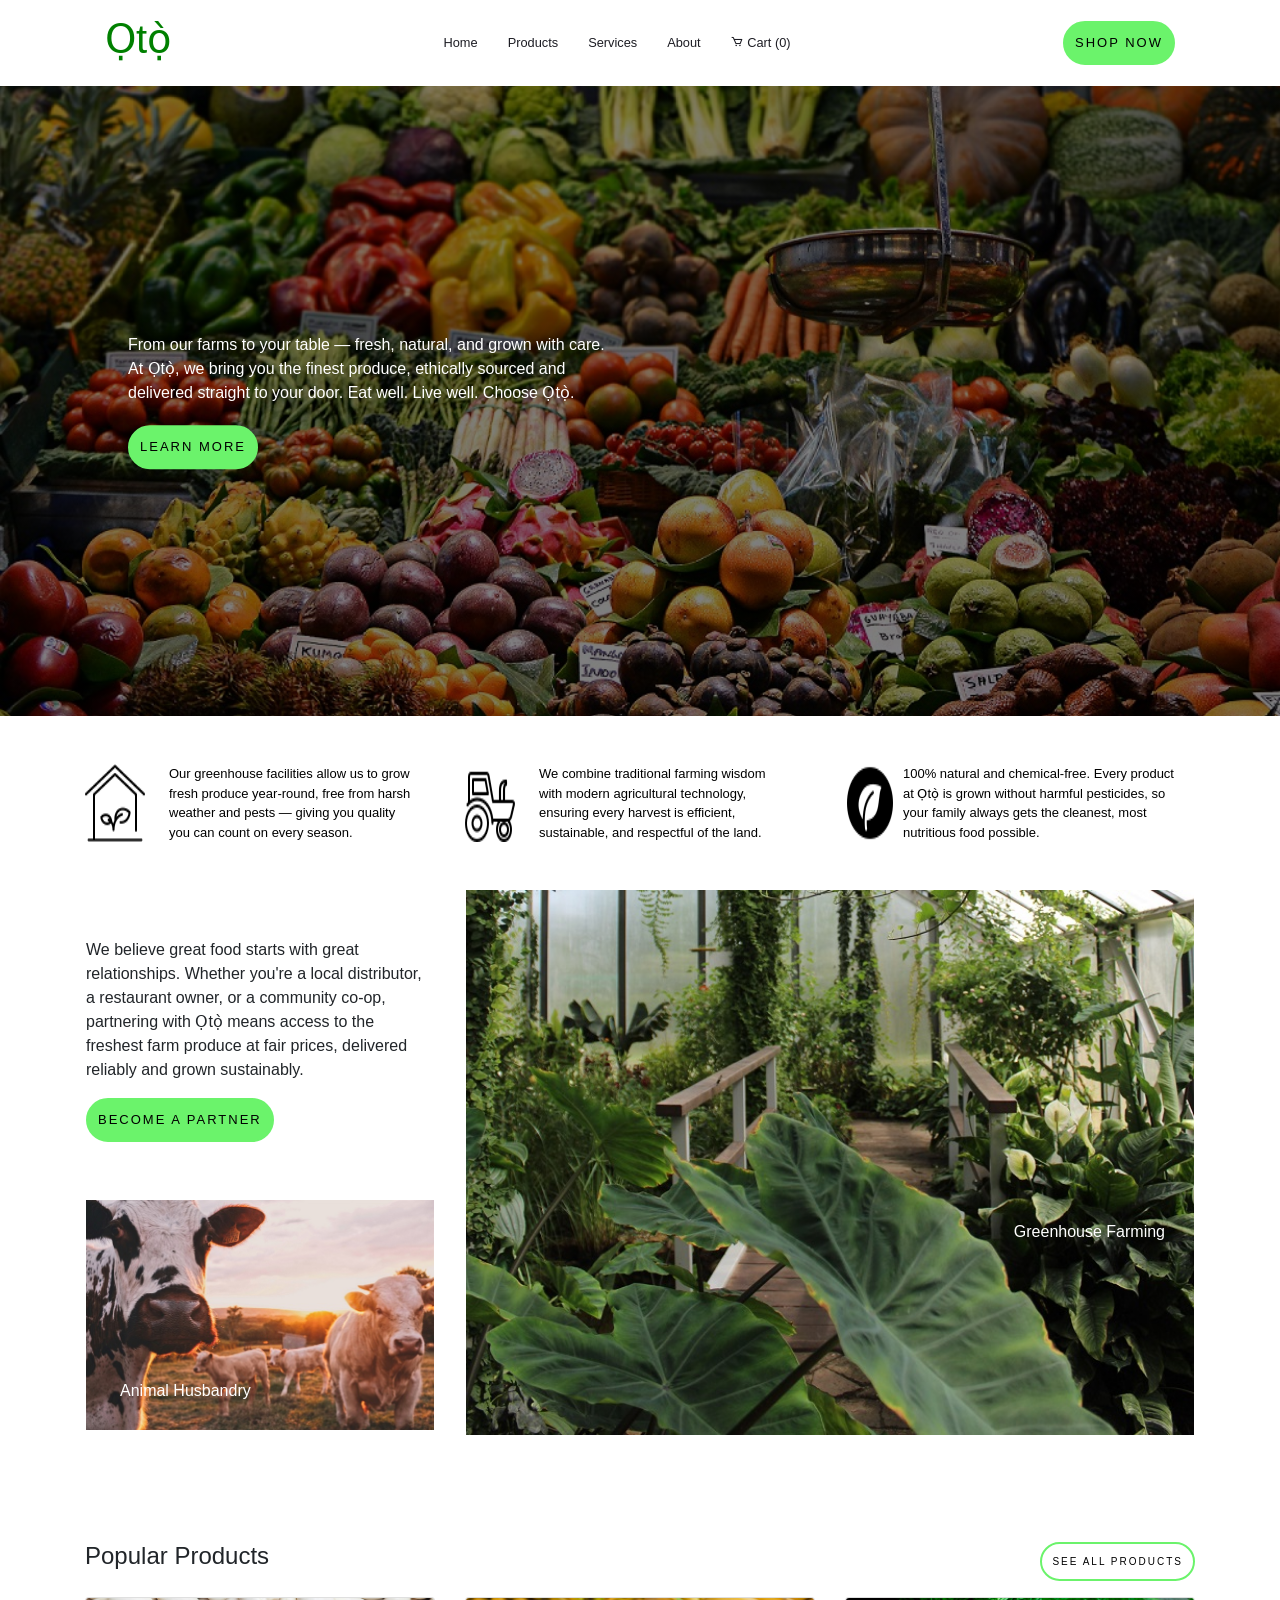
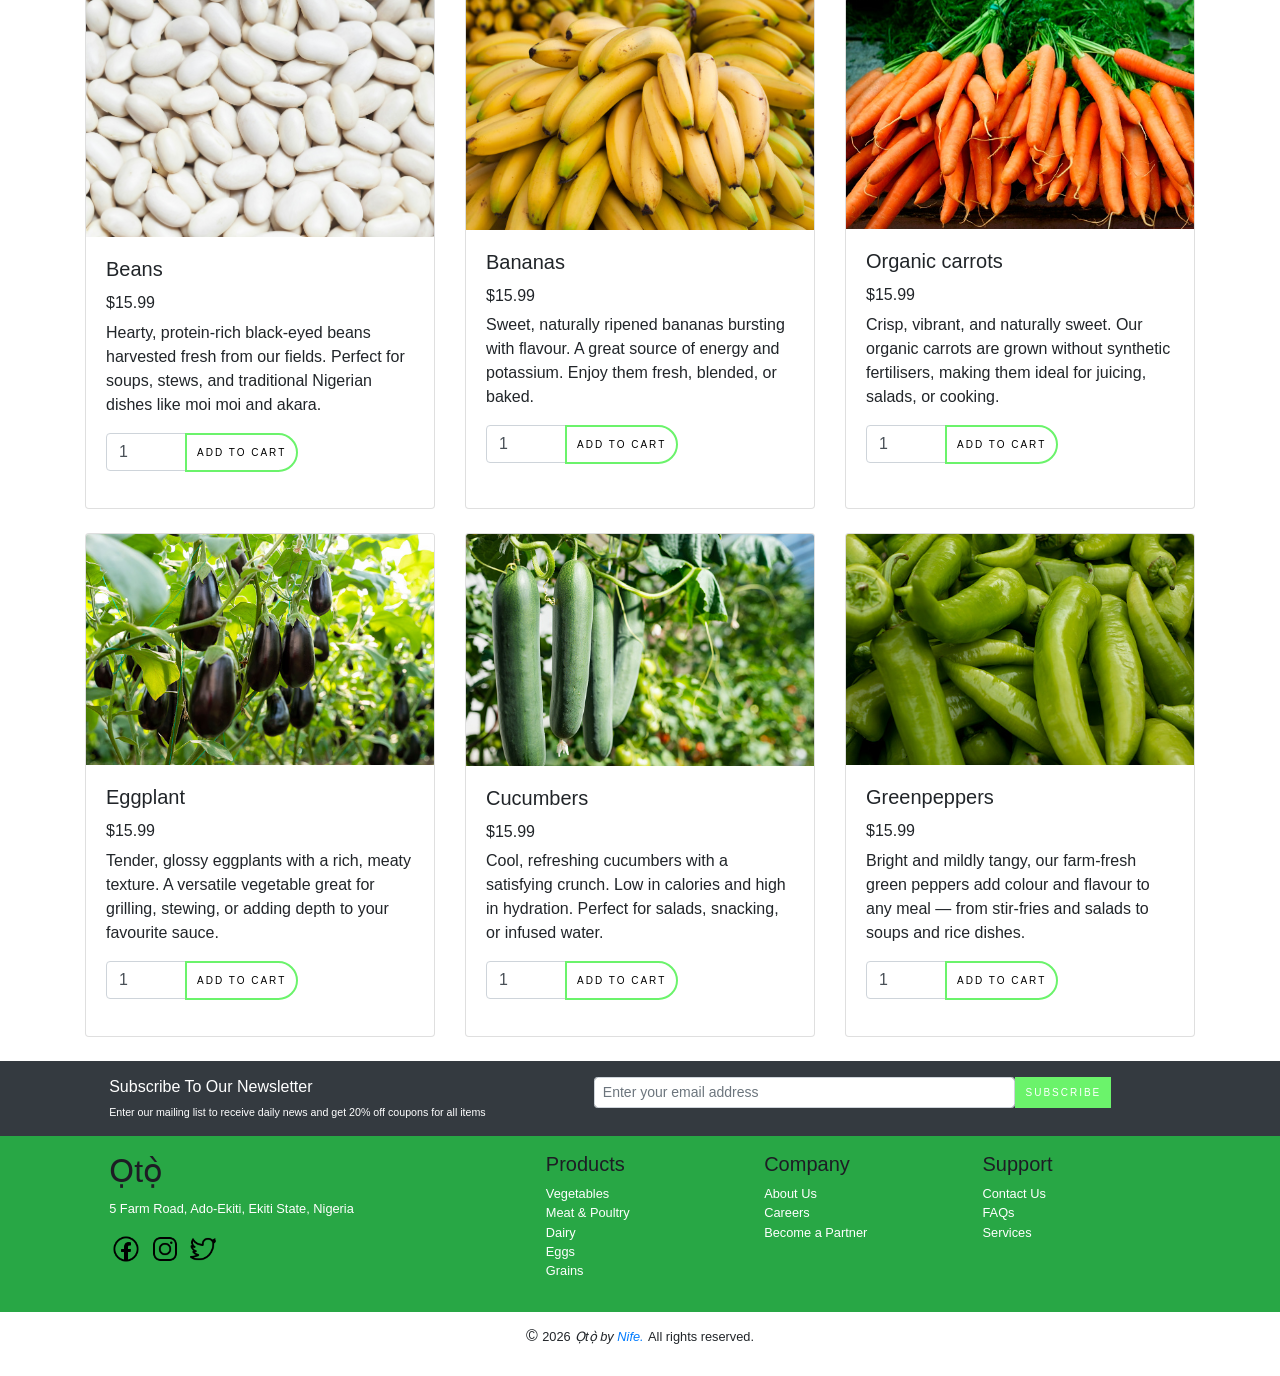
<file: index.html>
<!DOCTYPE html>
<html lang="en">

<head>
    <meta charset="UTF-8">
    <meta http-equiv="X-UA-Compatible" content="IE=edge">
    <meta name="viewport" content="width=device-width, initial-scale=1.0">
    <link href='https://unpkg.com/boxicons@2.1.2/css/boxicons.min.css' rel='stylesheet'>
    <link rel="stylesheet" href="https://use.fontawesome.com/releases/v5.7.1/css/all.css">
    <link rel="stylesheet" href="css/bootstrap.min.css">
    <link rel="stylesheet" href="style.css">
    <link rel="icon" href="img/leaf icon.jpeg">
    <title>Ọtọ̀ by Nife</title>
</head>

<body>
    <div class="container">
        <div class="header">
            
            <nav>
                <h1><a href="index.html">Ọtọ̀</a></h1>
                <button class="nav-toggle" id="navToggle">&#9776;</button>
                <small><ul id="navMenu">
                    <li><a href="index.html">Home</a></li>
                    <li><a href="products.html">Products</a></li>
                    <li><a href="services.html">Services</a></li>
                    <li><a href="about.html">About</a></li>
                    <li><a href="#" data-toggle="modal" data-target="#cartModal">
                <i class='bx bx-cart'></i> Cart (<span class="cart-count">0</span>)
            </a></li>
                </ul></small>
                <span class="nav-cta"><a href="products.html" class="button">Shop Now</a></span>
            </nav>
            
        </div>
        
    </div>
    <div class="container-fluid mx-0 px-0">
        <div class="hero-image ">
            <!-- <span class="hero-image"></span> -->
            <!-- <img src="img/header22.jpg"> -->
            <div class="hero-text">
                <p>From our farms to your table — fresh, natural, and grown with care. 
                    <br> At Ọtọ̀, we bring you the finest produce, ethically sourced and delivered straight to your door. 
                    Eat well. Live well. Choose Ọtọ̀.
                </p>
                <button class="button">Learn More</button>
            </div>
        </div>
    </div>






    <div class="container">
        <div class="row my-sm-5">
            <div class="col-12 col-md d-flex mb-3 mb-md-0">
                <img class="img-fluid d-block flex-shrink-0" src="img/icons8-greenhouse-60.png">
                <a href="#" class="text-left mx-4 custom___link">Our greenhouse facilities allow us to grow fresh produce year-round, 
                    free from harsh weather and pests — giving you quality you can count on every season.
                </a>
            </div>
            <div class="col-12 col-md d-flex mb-3 mb-md-0">
                <img class="img-fluid flex-shrink-0" src="img/icons8-tractor-50.png" alt="">
                <a href="#" class="text-left mx-4 custom___link"> We combine traditional farming wisdom with modern agricultural technology, 
                    ensuring every harvest is efficient, sustainable, and respectful of the land.
                </a>
            </div>
            <div class="col-12 col-md d-flex mb-3 mb-md-0">
                <img class="img-fluid flex-shrink-0" src="img/icons8-organic-food-50.png" alt="">
                <a href="#" class="custom___link mx-2 text-left">  100% natural and chemical-free. Every product at Ọtọ̀ is grown without harmful pesticides, 
                    so your family always gets the cleanest, most nutritious food possible.
                </a>
            </div>
        </div>

        <div class="row">
            <div class="col-12 col-md-4 my-3 my-md-5 px-3">
                <p>We believe great food starts with great relationships. Whether you're a local distributor, a restaurant owner, or a community co-op, 
                    partnering with Ọtọ̀ means access to the freshest farm produce at fair prices, 
                    delivered reliably and grown sustainably.
                </p>
                <button class="button">Become a Partner</button>
                <div class="cattle">
                    <img class="my-3 my-md-5 img-fluid" src="img/stijn-te-strake-UdhpcfImQ9Y-unsplash.jpeg">
                    <a href="products.html#animal-feed" class="img-text-1">Animal Husbandry</a>
                </div>
            </div>
            <div class="col-12 col-md-8 px-3" id="greenhouse">
                <img class="img-fluid w-100" src="img/original.jpg">
                <a href="partner.html" class="img-text">Greenhouse Farming</a>
            </div>
        </div>

        <div class="row justify-content-between my-3">
            <div class="col">
                <h4>Popular Products</h4>
            </div>
            <div class="col">
                <a href="products.html"><button class="btn float-right">See All Products</button></a>
            </div>
        </div>

        <div class="row row-cols-1 row-cols-md-3">
            <div class="col mb-4">
                <div class="card h-100">
                    <img src="img/lukasz-rawa-b6h5nTVD1Hw-unsplash.jpg" class="card-img-top" alt="...">
                    <div class="card-body">
                        <h5 class="card-title">Beans</h5>
                        <h6>$15.99</h6>
                        <p class="card-text">Hearty, protein-rich black-eyed beans harvested fresh from our fields. Perfect for soups, stews, and traditional Nigerian dishes like moi moi and akara.


                        </p>
                        <div class="input-group mb-3">
                            <input type="number" class="form-control quantity-input" value="1" min="1" style="max-width: 80px;">
                            <div class="input-group-append">
                                <button class="btn btn-add-cart" type="button">Add to Cart</button>
                            </div>
                        </div>
                        <!-- <a href="#" class="btn">add to cart</a> -->
                    </div>
                </div>
            </div>
            <div class="col mb-4">
                <div class="card h-100">
                    <img src="img/bananas.jpg" class="card-img-top" alt="...">
                    <div class="card-body">
                        <h5 class="card-title">Bananas</h5>
                        <h6>$15.99</h6>
                        <p class="card-text">Sweet, naturally ripened bananas bursting with flavour. 
                            A great source of energy and potassium. Enjoy them fresh, blended, or baked.</p>
                         <div class="input-group mb-3">
                            <input type="number" class="form-control quantity-input" value="1" min="1" style="max-width: 80px;">
                            <div class="input-group-append">
                                <button class="btn btn-add-cart" type="button">Add to Cart</button>
                            </div>
                        </div>
                        <!-- <a href="#" class="btn">add to cart</a> -->
                    </div>
                </div>
            </div>
            <div class="col mb-4">
                <div class="card h-100">
                    <img src="img/carrots.jpg" class="card-img-top" alt="...">
                    <div class="card-body">
                        <h5 class="card-title">Organic carrots</h5>
                        <h6>$15.99</h6>
                        <p class="card-text">Crisp, vibrant, and naturally sweet. 
                            Our organic carrots are grown without synthetic fertilisers, making them ideal for juicing, salads, or cooking.
                        </p>
                         <div class="input-group mb-3">
                            <input type="number" class="form-control quantity-input" value="1" min="1" style="max-width: 80px;">
                            <div class="input-group-append">
                                <button class="btn btn-add-cart" type="button">Add to Cart</button>
                            </div>
                        </div>
                        <!-- <a href="#" class="btn">add to cart</a> -->
                    </div>
                </div>
            </div>
            <div class="col mb-4">
                <div class="card h-100">
                    <img src="img/eggplant.jpg" class="card-img-top" alt="...">
                    <div class="card-body">
                        <h5 class="card-title">Eggplant</h5>
                        <h6>$15.99</h6>
                        <p class="card-text">Tender, glossy eggplants with a rich, meaty texture. 
                            A versatile vegetable great for grilling, stewing, or adding depth to your favourite sauce.
                        </p>
                         <div class="input-group mb-3">
                            <input type="number" class="form-control quantity-input" value="1" min="1" style="max-width: 80px;">
                            <div class="input-group-append">
                                <button class="btn btn-add-cart" type="button">Add to Cart</button>
                            </div>
                        </div>
                        <!-- <a href="#" class="btn">add to cart</a> -->
                    </div>
                </div>
            </div>
            <div class="col mb-4">
                <div class="card h-100">
                    <img src="img/cucumbers.jpg" class="card-img-top" alt="...">
                    <div class="card-body">
                        <h5 class="card-title">Cucumbers</h5>
                        <h6>$15.99</h6>
                        <p class="card-text">Cool, refreshing cucumbers with a satisfying crunch. Low in calories and high in hydration. 
                            Perfect for salads, snacking, or infused water.
                        </p>
                         <div class="input-group mb-3">
                            <input type="number" class="form-control quantity-input" value="1" min="1" style="max-width: 80px;">
                            <div class="input-group-append">
                                <button class="btn btn-add-cart" type="button">Add to Cart</button>
                            </div>
                        </div>
                        <!-- <a href="#" class="btn">add to cart</a> -->
                    </div>
                </div>
            </div>
            <div class="col mb-4">
                <div class="card h-100">
                    <img src="img/greenpepper.jpg" class="card-img-top" alt="...">
                    <div class="card-body">
                        <h5 class="card-title">Greenpeppers</h5>
                        <h6>$15.99</h6>
                        <p class="card-text">Bright and mildly tangy, our farm-fresh green peppers add colour and flavour to any meal — from stir-fries and salads to soups and rice dishes.
                        </p>
                         <div class="input-group mb-3">
                            <input type="number" class="form-control quantity-input" value="1" min="1" style="max-width: 80px;">
                            <div class="input-group-append">
                                <button class="btn btn-add-cart" type="button">Add to Cart</button>
                            </div>
                        </div>
                        <!-- <a href="#" class="btn">add to cart</a> -->
                    </div>
                </div>
            </div>
        </div>



    </div>


    <div class="container-flex bg-dark">
        <div class="footer">
            <div class="row justify-content-center">
                <!--<div class="footer-email-form">
                    <input type="email" placeholder="Enter your email address" id="footer-email">
                    <input type="submit" value="Subscribe" id="footer-email-btn">
                </div>-->

                <div class="col-4 footer-content mt-3 ml-5 d-block">

                    <small><h6><span>Subscribe To Our Newsletter</span></h6></small>
                   <small> <p class="footer">Enter our mailing list to receive daily news and get 20% off coupons for all items
                    </p></small>

                </div>

                <div class="col-4 mt-3 ml-5 pr-0 d-flex footer-form">
                    <input class="form-control form-control-sm" type="emai" placeholder="Enter your email address">

                </div>
                <div class="col-2 mt-3 ml-0 pl-0">
                    <a href="#" class="butt">Subscribe</a>
                </div>
            </div>

        </div>
    </div>


    <div class="container-flex bg-success">
        <div class="final-footer">
            <div class="row justify-content-center">
                <div class="col-4 my-3">
                    <h2><a href="#html">Ọtọ̀</a></h2>
                   <small><p>5 Farm Road, Ado-Ekiti, Ekiti State, Nigeria</p></small> 
                    <div class="socials">
                        <ul>
                            <li><a href="#"><img src="img/icons8-facebook-48.png" alt=""></a></li>
                            <li><a href="#"><img src="img/icons8-instagram-48.png" alt=""></a></li>
                            <li><a href="#"><img src="img/icons8-twitter-48.png" alt=""></a></li>
                        </ul>
                    </div>

                </div>
                <div class="futter col-2 my-3">
                    <h5>Products</h5>
                    <small>
                    <ul>
                        <li><a href="products.html#vegetables">Vegetables</a></li>
                        <li><a href="products.html#meat-poultry">Meat & Poultry</a></li>
                        <li><a href="products.html#dairy">Dairy</a></li>
                        <li><a href="products.html#eggs">Eggs</a></li>
                        <li><a href="products.html#grains">Grains</a></li>
                    </ul>
                    </small>
                </div>
                <div class="futter col-2 my-3">
                    <h5>Company</h5>
                    <small>
                    <ul>
                        <li><a href="about.html">About Us</a></li>
                        <li><a href="careers.html">Careers</a></li>
                        <li><a href="partner.html">Become a Partner</a></li>
                    </ul>
                    </small>
                </div>
                <div class="futter col-2 my-3">
                    <h5>Support</h5>
                    <small>
                    <ul>
                        <li><a href="contact.html">Contact Us</a></li>
                        <li><a href="contact.html#faq">FAQs</a></li>
                        <li><a href="services.html">Services</a></li>
                    </ul>
                    </small>
                </div>
            </div>
        </div>
    </div>
    <p class="copyright">&copy; <small>2026</small> <small><i>Ọtọ̀ by <a href="https://olubunmi.vercel.app/">Nife.</a></i></small> <small>All rights reserved.</small></p>
     <div class="modal fade" id="cartModal" tabindex="-1">
    <div class="modal-dialog modal-lg"> <div class="modal-content">
            <div class="modal-header bg-success text-white">
                <h5 class="modal-title">Shopping Cart</h5>
                <button type="button" class="close text-white" data-dismiss="modal">&times;</button>
            </div>
            <div class="modal-body">
                <div id="cart-items-list">
                    </div>
                <div class="d-flex justify-content-between mt-4 border-top pt-3">
                    <h4>Total</h4>
                    <h4 id="cart-total">$0.00</h4>
                </div>
            </div>
            <div class="modal-footer">
                <button type="button" class="btn btn-secondary" data-dismiss="modal">Keep Shopping</button>
                <button type="button" class="button-1" onclick="checkout()">Checkout Now</button>
            </div>
        </div>
       
    </div>
      
</div>
      
</div>




    <script>
        document.getElementById('navToggle').addEventListener('click', () => {
            document.getElementById('navMenu').classList.toggle('open');
        });
    </script>
   
    <script src="js/jquery.min.js"></script>
    <script src="js/bootstrap.bundle.min.js"></script>
    <script src="main.js"></script>
    <!-- <link rel="stylesheet" href="js/jquery.min.js"> -->
    <!-- <link rel="stylesheet" href="js/bootstrap.bundle.min.js"> -->
</body>

</html>
</file>
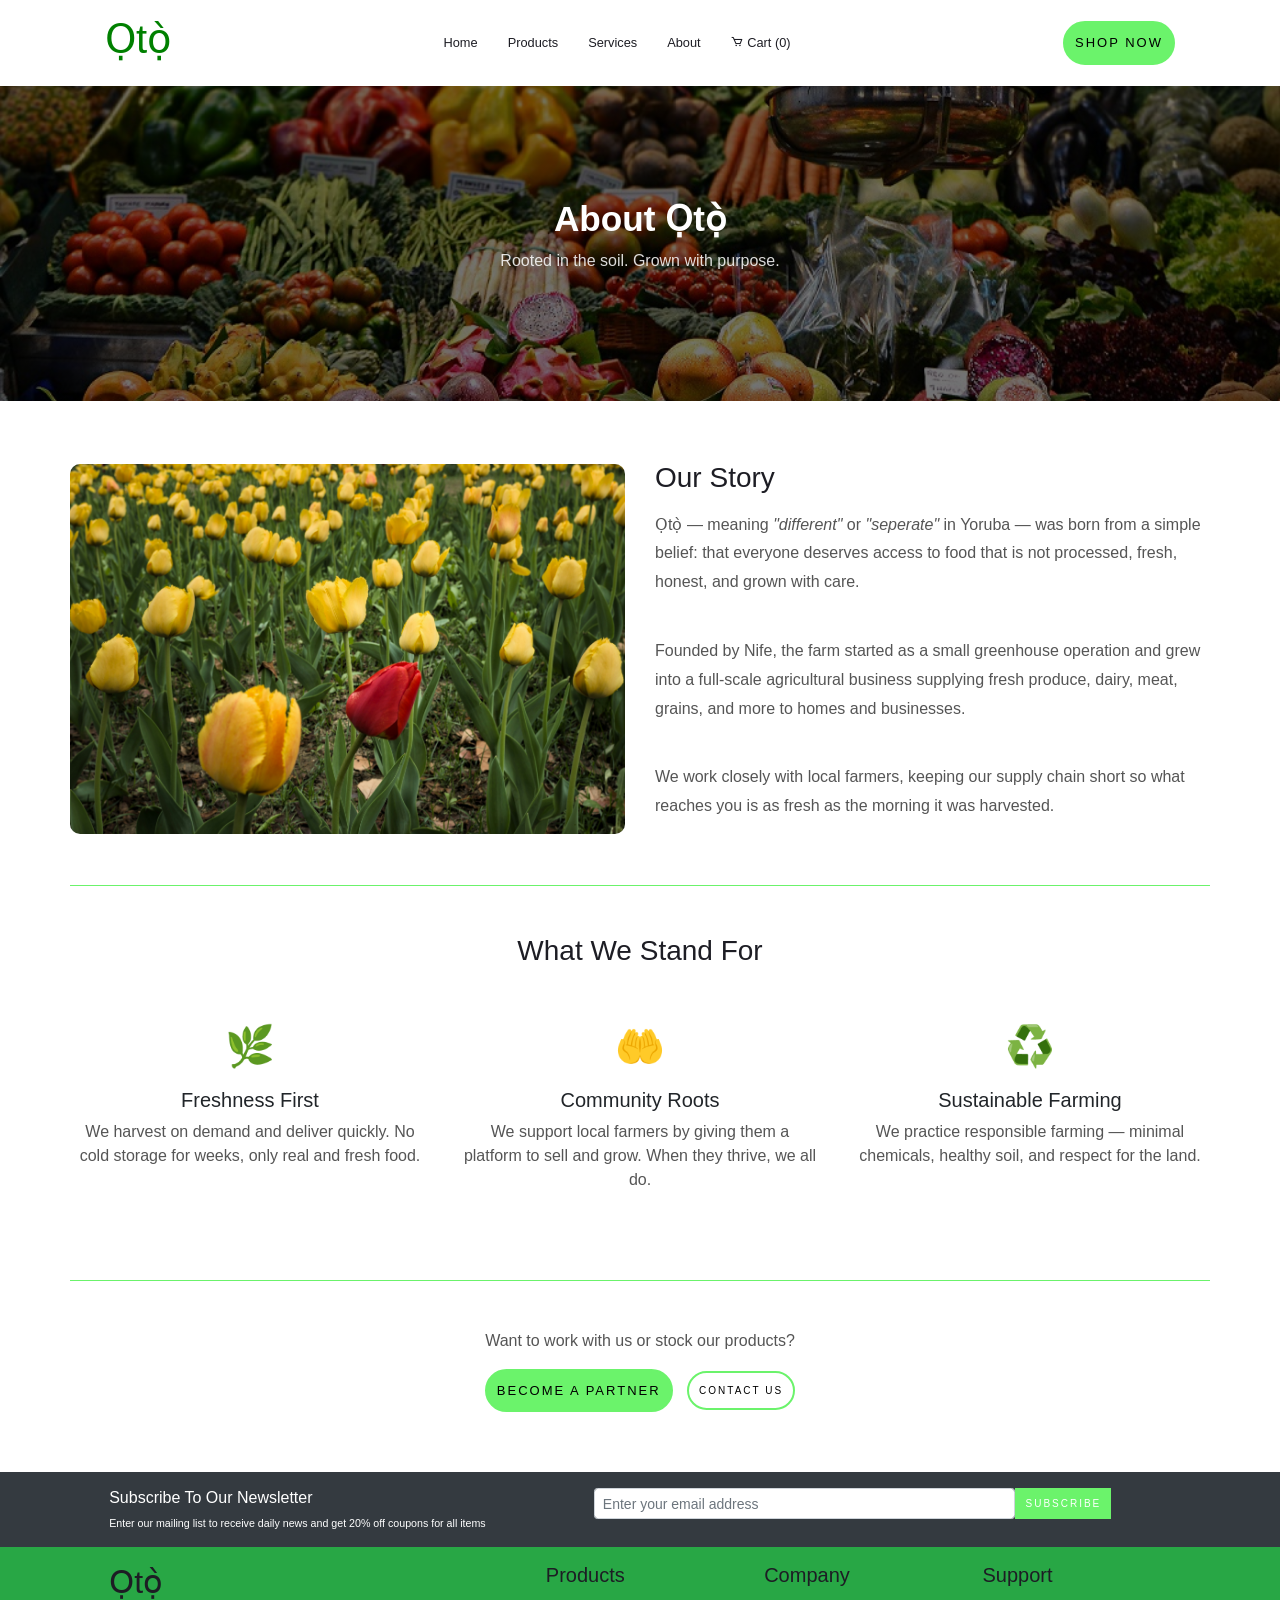
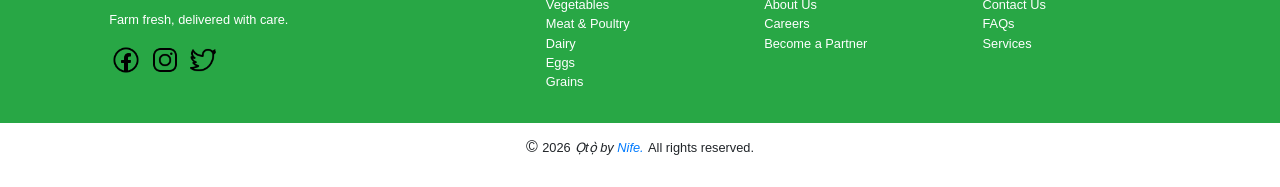
<file: about.html>
<!DOCTYPE html>
<html lang="en">
<head>
    <meta charset="UTF-8">
    <meta http-equiv="X-UA-Compatible" content="IE=edge">
    <meta name="viewport" content="width=device-width, initial-scale=1.0">
    <link href='https://unpkg.com/boxicons@2.1.2/css/boxicons.min.css' rel='stylesheet'>
    <link rel="stylesheet" href="https://use.fontawesome.com/releases/v5.7.1/css/all.css">
    <link rel="stylesheet" href="css/bootstrap.min.css">
    <link rel="stylesheet" href="style.css">
    <link rel="icon" href="img/leaf icon.jpeg">
    <title>About — Ọtọ̀ by Nife</title>
</head>
<body>
    <div class="container">
        <div class="header">
        <nav>
            <h1><a href="index.html">Ọtọ̀</a></h1>
            <button class="nav-toggle" id="navToggle">&#9776;</button>
            <small><ul id="navMenu">
                <li><a href="index.html">Home</a></li>
                <li><a href="products.html">Products</a></li>
                <li><a href="services.html">Services</a></li>
                <li><a href="about.html">About</a></li>
                <li><a href="#" data-toggle="modal" data-target="#cartModal">
                    <i class='bx bx-cart'></i> Cart (<span class="cart-count">0</span>)
                </a></li>
            </ul></small>
            <span class="nav-cta"><a href="products.html" class="button">Shop Now</a></span>
        </nav>
    </div>
    </div>
    

    <!-- Page Hero -->
    <div class="page-hero">
        <div>
            <h2>About Ọtọ̀</h2>
            <p>Rooted in the soil. Grown with purpose.</p>
        </div>
    </div>

    <!-- Our Story -->
    <div class="container page-section">
        <div class="row align-items-center mb-5">
            <div class="col-md-6 mb-4 mb-md-0">
                <img src="img/About.jpg" class="img-fluid" style="border-radius: 10px;" alt="The Farm" onerror="this.src='https://placehold.co/600x400/e8f5e9/2d6a2d?text=The+Farm'">
            </div>
            <div class="col-md-6">
                <h3>Our Story</h3>
                <p style="color:#555; line-height:1.8;">Ọtọ̀ — meaning <em>"different"</em> or <em>"seperate"</em> in Yoruba — was born from a simple belief: that everyone deserves access to food that is not processed, fresh, honest, and grown with care.</p>
                <br>
                <p style="color:#555; line-height:1.8;">Founded by Nife, the farm started as a small greenhouse operation and grew into a full-scale agricultural business supplying fresh produce, dairy, meat, grains, and more to homes and businesses.</p>
                <br>
                <p style="color:#555; line-height:1.8;">We work closely with local farmers, keeping our supply chain short so what reaches you is as fresh as the morning it was harvested.</p>
            </div>
        </div>

        <hr style="border-color: rgb(107, 243, 107); margin: 48px 0;">

        <!-- Values -->
        <div class="text-center mb-5">
            <h3>What We Stand For</h3>
        </div>
        <div class="row row-cols-1 row-cols-md-3 text-center mb-5">
            <div class="col mb-4">
                <div style="font-size:40px; margin-bottom:12px;">🌿</div>
                <h5>Freshness First</h5>
                <p style="color:#555;">We harvest on demand and deliver quickly. No cold storage for weeks, only real and fresh food.</p>
            </div>
            <div class="col mb-4">
                <div style="font-size:40px; margin-bottom:12px;">🤲</div>
                <h5>Community Roots</h5>
                <p style="color:#555;">We support local farmers by giving them a platform to sell and grow. When they thrive, we all do.</p>
            </div>
            <div class="col mb-4">
                <div style="font-size:40px; margin-bottom:12px;">♻️</div>
                <h5>Sustainable Farming</h5>
                <p style="color:#555;">We practice responsible farming — minimal chemicals, healthy soil, and respect for the land.</p>
            </div>
        </div>

        <hr style="border-color: rgb(107, 243, 107); margin: 48px 0;">

        <!-- CTA -->
        <div class="text-center">
            <p style="color:#555; margin-bottom:16px;">Want to work with us or stock our products?</p>
            <a href="partner.html" class="button" style="margin-right:10px;">Become a Partner</a>
            <a href="contact.html" class="btn">Contact Us</a>
        </div>
    </div>

    <!-- Newsletter -->
    <div class="container-flex bg-dark">
        <div class="footer">
            <div class="row justify-content-center">
                <div class="col-4 footer-content mt-3 ml-5 d-block">
                    <small><h6><span>Subscribe To Our Newsletter</span></h6></small>
                    <small><p class="footer">Enter our mailing list to receive daily news and get 20% off coupons for all items</p></small>
                </div>
                <div class="col-4 mt-3 ml-5 pr-0 d-flex footer-form">
                    <input class="form-control form-control-sm" type="email" placeholder="Enter your email address">
                </div>
                <div class="col-2 mt-3 ml-0 pl-0">
                    <a href="#" class="butt">Subscribe</a>
                </div>
            </div>
        </div>
    </div>

    <div class="container-flex bg-success">
        <div class="final-footer">
            <div class="row justify-content-center">
                <div class="col-4 my-3">
                    <h2><a href="index.html">Ọtọ̀</a></h2>
                    <small><p>Farm fresh, delivered with care.</p></small>
                    <div class="socials"><ul>
                        <li><a href="#"><img src="img/icons8-facebook-48.png" alt=""></a></li>
                        <li><a href="#"><img src="img/icons8-instagram-48.png" alt=""></a></li>
                        <li><a href="#"><img src="img/icons8-twitter-48.png" alt=""></a></li>
                    </ul></div>
                </div>
                <div class="futter col-2 my-3">
                    <h5>Products</h5>
                    <small><ul>
                        <li><a href="products.html#vegetables">Vegetables</a></li>
                        <li><a href="products.html#meat-poultry">Meat & Poultry</a></li>
                        <li><a href="products.html#dairy">Dairy</a></li>
                        <li><a href="products.html#eggs">Eggs</a></li>
                        <li><a href="products.html#grains">Grains</a></li>
                    </ul></small>
                </div>
                <div class="futter col-2 my-3">
                    <h5>Company</h5>
                    <small><ul>
                        <li><a href="about.html">About Us</a></li>
                        <li><a href="careers.html">Careers</a></li>
                        <li><a href="partner.html">Become a Partner</a></li>
                    </ul></small>
                </div>
                <div class="futter col-2 my-3">
                    <h5>Support</h5>
                    <small><ul>
                        <li><a href="contact.html">Contact Us</a></li>
                        <li><a href="contact.html#faq">FAQs</a></li>
                        <li><a href="services.html">Services</a></li>
                    </ul></small>
                </div>
            </div>
        </div>
    </div>
    <p class="copyright">&copy; <small>2026</small> <small><i>Ọtọ̀ by <a href="https://olubunmi.vercel.app/">Nife.</a></i></small> <small>All rights reserved.</small></p>

    <script>
        document.getElementById('navToggle').addEventListener('click', () => {
            document.getElementById('navMenu').classList.toggle('open');
        });
    </script>
    <script src="main.js"></script>
    <script src="js/jquery.min.js"></script>
    <script src="js/bootstrap.bundle.min.js"></script>
</body>
</html>
</file>
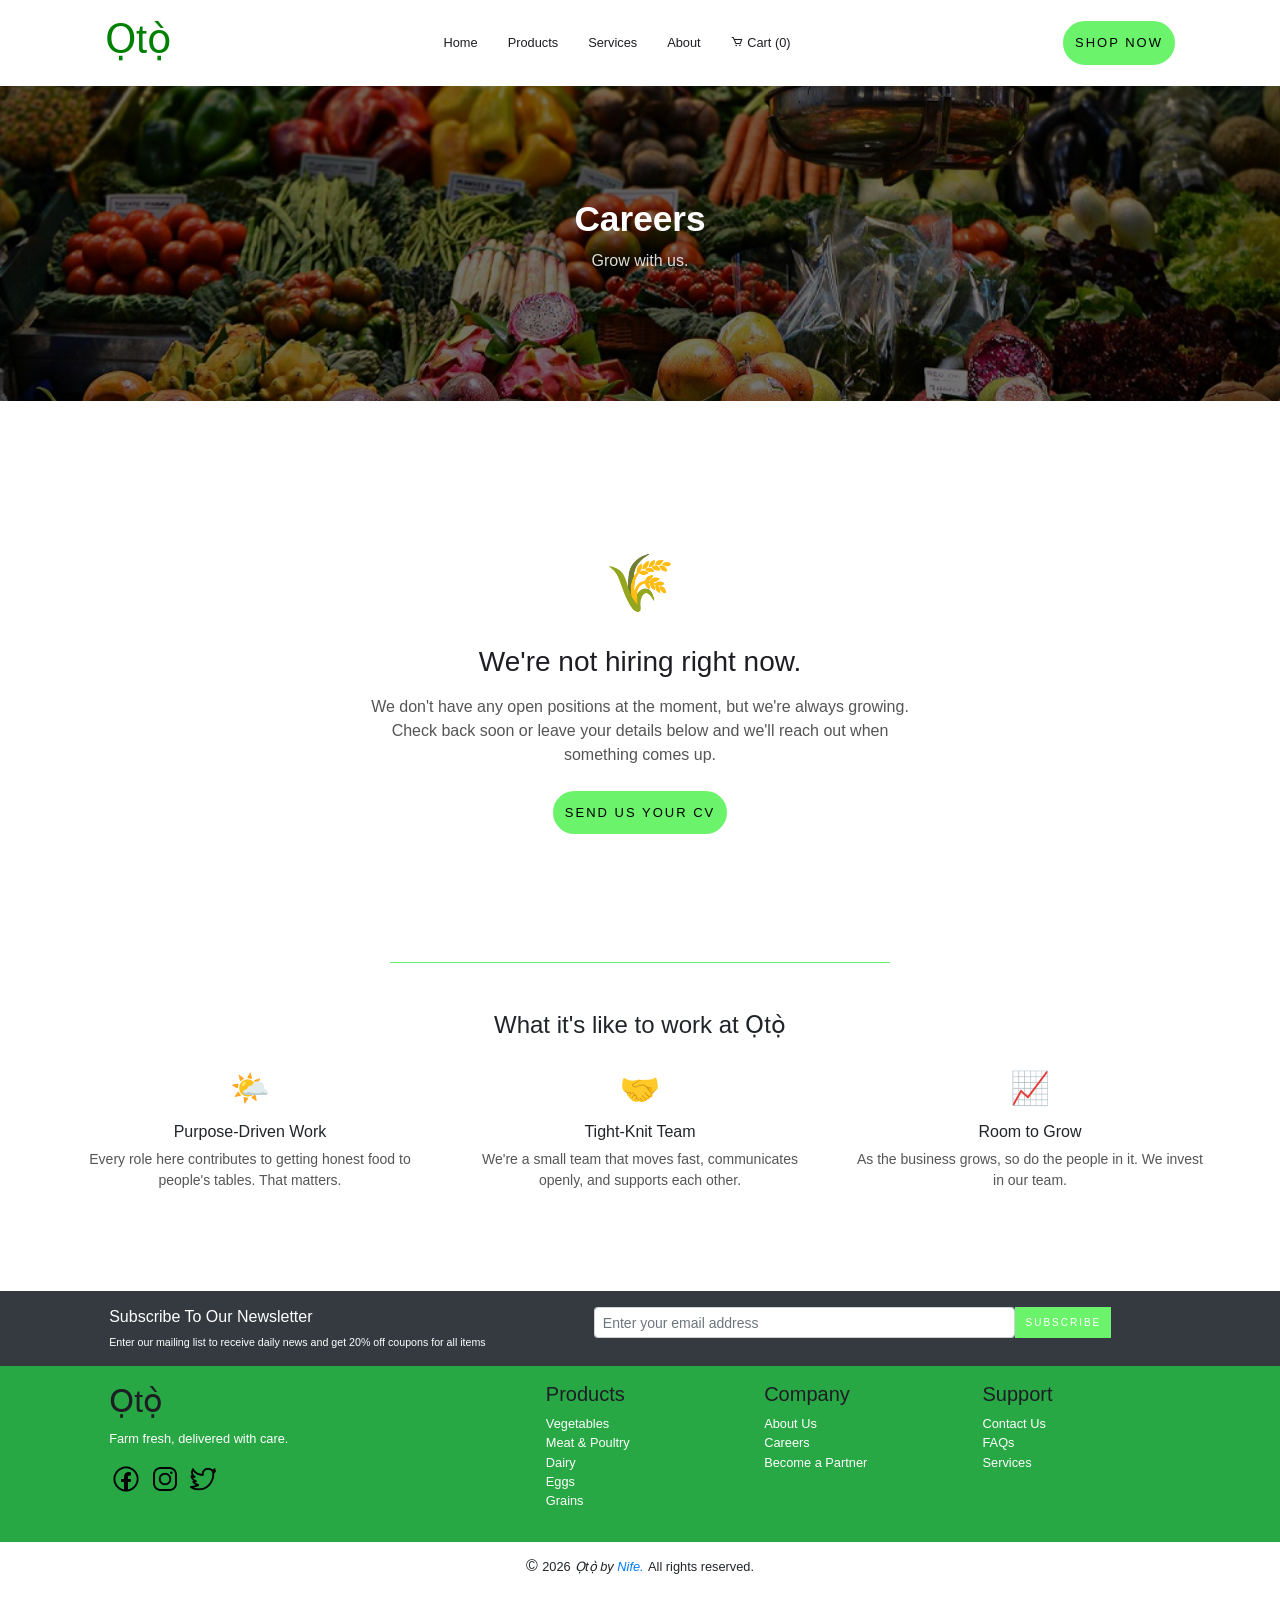
<file: careers.html>
<!DOCTYPE html>
<html lang="en">
<head>
    <meta charset="UTF-8">
    <meta http-equiv="X-UA-Compatible" content="IE=edge">
    <meta name="viewport" content="width=device-width, initial-scale=1.0">
    <link href='https://unpkg.com/boxicons@2.1.2/css/boxicons.min.css' rel='stylesheet'>
    <link rel="stylesheet" href="https://use.fontawesome.com/releases/v5.7.1/css/all.css">
    <link rel="stylesheet" href="css/bootstrap.min.css">
    <link rel="stylesheet" href="style.css">
    <link rel="icon" href="img/leaf icon.jpeg">
    <title>Careers — Ọtọ̀ by Nife</title>
</head>
<body>
    <div class="container">
           <div class="header">
        <nav>
            <h1><a href="index.html">Ọtọ̀</a></h1>
            <button class="nav-toggle" id="navToggle">&#9776;</button>
            <small><ul id="navMenu">
                <li><a href="index.html">Home</a></li>
                <li><a href="products.html">Products</a></li>
                <li><a href="services.html">Services</a></li>
                <li><a href="about.html">About</a></li>
                <li><a href="#" data-toggle="modal" data-target="#cartModal">
                    <i class='bx bx-cart'></i> Cart (<span class="cart-count">0</span>)
                </a></li>
            </ul></small>
            <span class="nav-cta"><a href="products.html" class="button">Shop Now</a></span>
        </nav>
    </div>
    </div>
 

    <!-- Page Hero -->
    <div class="page-hero">
        <div>
            <h2>Careers</h2>
            <p>Grow with us.</p>
        </div>
    </div>

    <!-- Careers content -->
    <div class="container page-section">
        <div class="careers-box">
            <div class="emoji">🌾</div>
            <h3>We're not hiring right now.</h3>
            <p>We don't have any open positions at the moment, but we're always growing. Check back soon or leave your details below and we'll reach out when something comes up.</p>
            <a href="contact.html" class="button">Send Us Your CV</a>
        </div>

        <hr style="border-color: rgb(107, 243, 107); margin: 48px auto; max-width: 500px;">

        <!-- What we're about as a workplace -->
        <div class="text-center mb-4">
            <h4>What it's like to work at Ọtọ̀</h4>
        </div>
        <div class="row row-cols-1 row-cols-md-3 text-center">
            <div class="col mb-4">
                <div style="font-size:32px; margin-bottom:10px;">🌤️</div>
                <h6>Purpose-Driven Work</h6>
                <p style="color:#555; font-size:14px;">Every role here contributes to getting honest food to people's tables. That matters.</p>
            </div>
            <div class="col mb-4">
                <div style="font-size:32px; margin-bottom:10px;">🤝</div>
                <h6>Tight-Knit Team</h6>
                <p style="color:#555; font-size:14px;">We're a small team that moves fast, communicates openly, and supports each other.</p>
            </div>
            <div class="col mb-4">
                <div style="font-size:32px; margin-bottom:10px;">📈</div>
                <h6>Room to Grow</h6>
                <p style="color:#555; font-size:14px;">As the business grows, so do the people in it. We invest in our team.</p>
            </div>
        </div>
    </div>

    <!-- Newsletter -->
    <div class="container-flex bg-dark">
        <div class="footer">
            <div class="row justify-content-center">
                <div class="col-4 footer-content mt-3 ml-5 d-block">
                    <small><h6><span>Subscribe To Our Newsletter</span></h6></small>
                    <small><p class="footer">Enter our mailing list to receive daily news and get 20% off coupons for all items</p></small>
                </div>
                <div class="col-4 mt-3 ml-5 pr-0 d-flex footer-form">
                    <input class="form-control form-control-sm" type="email" placeholder="Enter your email address">
                </div>
                <div class="col-2 mt-3 ml-0 pl-0">
                    <a href="#" class="butt">Subscribe</a>
                </div>
            </div>
        </div>
    </div>

    <div class="container-flex bg-success">
        <div class="final-footer">
            <div class="row justify-content-center">
                <div class="col-4 my-3">
                    <h2><a href="index.html">Ọtọ̀</a></h2>
                    <small><p>Farm fresh, delivered with care.</p></small>
                    <div class="socials"><ul>
                        <li><a href="#"><img src="img/icons8-facebook-48.png" alt=""></a></li>
                        <li><a href="#"><img src="img/icons8-instagram-48.png" alt=""></a></li>
                        <li><a href="#"><img src="img/icons8-twitter-48.png" alt=""></a></li>
                    </ul></div>
                </div>
                <div class="futter col-2 my-3">
                    <h5>Products</h5>
                    <small><ul>
                        <li><a href="products.html#vegetables">Vegetables</a></li>
                        <li><a href="products.html#meat-poultry">Meat & Poultry</a></li>
                        <li><a href="products.html#dairy">Dairy</a></li>
                        <li><a href="products.html#eggs">Eggs</a></li>
                        <li><a href="products.html#grains">Grains</a></li>
                    </ul></small>
                </div>
                <div class="futter col-2 my-3">
                    <h5>Company</h5>
                    <small><ul>
                        <li><a href="about.html">About Us</a></li>
                        <li><a href="careers.html">Careers</a></li>
                        <li><a href="partner.html">Become a Partner</a></li>
                    </ul></small>
                </div>
                <div class="futter col-2 my-3">
                    <h5>Support</h5>
                    <small><ul>
                        <li><a href="contact.html">Contact Us</a></li>
                        <li><a href="contact.html#faq">FAQs</a></li>
                        <li><a href="services.html">Services</a></li>
                    </ul></small>
                </div>
            </div>
        </div>
    </div>
    <p class="copyright">&copy; <small>2026</small> <small><i>Ọtọ̀ by <a href="https://olubunmi.vercel.app/">Nife.</a></i></small> <small>All rights reserved.</small></p>

    <script>
        document.getElementById('navToggle').addEventListener('click', () => {
            document.getElementById('navMenu').classList.toggle('open');
        });
    </script>
    <script src="main.js"></script>
    <script src="js/jquery.min.js"></script>
    <script src="js/bootstrap.bundle.min.js"></script>
</body>
</html>
</file>
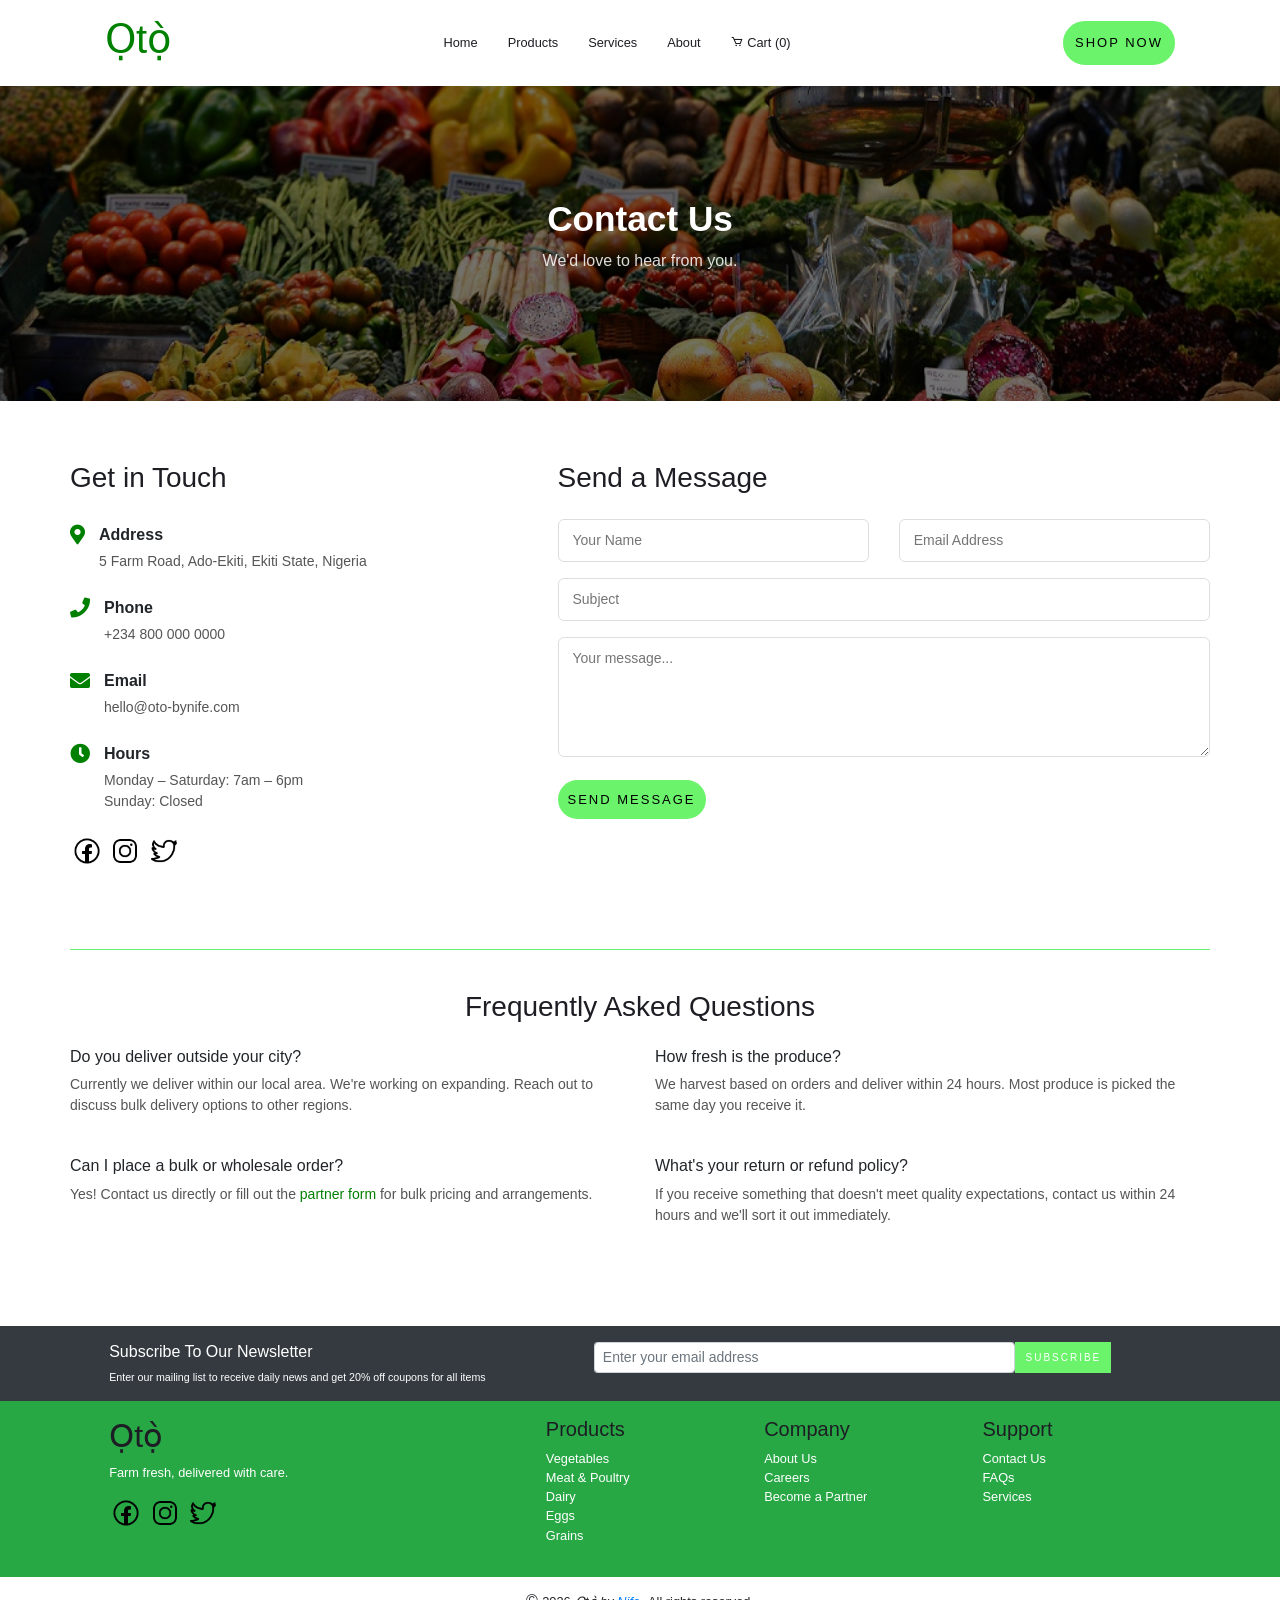
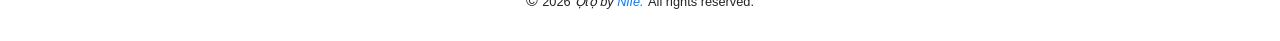
<file: contact.html>
<!DOCTYPE html>
<html lang="en">
<head>
    <meta charset="UTF-8">
    <meta http-equiv="X-UA-Compatible" content="IE=edge">
    <meta name="viewport" content="width=device-width, initial-scale=1.0">
    <link href='https://unpkg.com/boxicons@2.1.2/css/boxicons.min.css' rel='stylesheet'>
    <link rel="stylesheet" href="https://use.fontawesome.com/releases/v5.7.1/css/all.css">
    <link rel="stylesheet" href="css/bootstrap.min.css">
    <link rel="stylesheet" href="style.css">
    <link rel="icon" href="img/leaf icon.jpeg">
    <title>Contact — Ọtọ̀ by Nife</title>
</head>
<body>
    <div class="container">
          <div class="header">
        <nav>
            <h1><a href="index.html">Ọtọ̀</a></h1>
            <button class="nav-toggle" id="navToggle">&#9776;</button>
            <small><ul id="navMenu">
                <li><a href="index.html">Home</a></li>
                <li><a href="products.html">Products</a></li>
                <li><a href="services.html">Services</a></li>
                <li><a href="about.html">About</a></li>
                <li><a href="#" data-toggle="modal" data-target="#cartModal">
                    <i class='bx bx-cart'></i> Cart (<span class="cart-count">0</span>)
                </a></li>
            </ul></small>
            <span class="nav-cta"><a href="products.html" class="button">Shop Now</a></span>
        </nav>
    </div>

    </div>
  
    <!-- Page Hero -->
    <div class="page-hero">
        <div>
            <h2>Contact Us</h2>
            <p>We'd love to hear from you.</p>
        </div>
    </div>

    <div class="container page-section">
        <div class="row">

            <!-- Contact Info -->
            <div class="col-md-5 mb-5 mb-md-0">
                <h3 style="margin-bottom: 28px;">Get in Touch</h3>

                <div class="contact-info-item">
                    <i class="fas fa-map-marker-alt"></i>
                    <div>
                        <strong>Address</strong>
                        <p style="color:#555; font-size:14px; margin:4px 0 0;">5 Farm Road, Ado-Ekiti, Ekiti State, Nigeria</p>
                    </div>
                </div>

                <div class="contact-info-item">
                    <i class="fas fa-phone"></i>
                    <div>
                        <strong>Phone</strong>
                        <p style="color:#555; font-size:14px; margin:4px 0 0;">+234 800 000 0000</p>
                    </div>
                </div>

                <div class="contact-info-item">
                    <i class="fas fa-envelope"></i>
                    <div>
                        <strong>Email</strong>
                        <p style="color:#555; font-size:14px; margin:4px 0 0;">hello@oto-bynife.com</p>
                    </div>
                </div>

                <div class="contact-info-item">
                    <i class="fas fa-clock"></i>
                    <div>
                        <strong>Hours</strong>
                        <p style="color:#555; font-size:14px; margin:4px 0 0;">Monday – Saturday: 7am – 6pm<br>Sunday: Closed</p>
                    </div>
                </div>

                <div class="socials mt-4">
                    <ul>
                        <li><a href="#"><img src="img/icons8-facebook-48.png" alt="Facebook"></a></li>
                        <li><a href="#"><img src="img/icons8-instagram-48.png" alt="Instagram"></a></li>
                        <li><a href="#"><img src="img/icons8-twitter-48.png" alt="Twitter"></a></li>
                    </ul>
                </div>
            </div>

            <!-- Contact Form -->
            <div class="col-md-7">
                <h3 style="margin-bottom: 24px;">Send a Message</h3>
                <div class="contact-form">
                    <div class="row">
                        <div class="col-sm-6">
                            <input type="text" placeholder="Your Name">
                        </div>
                        <div class="col-sm-6">
                            <input type="email" placeholder="Email Address">
                        </div>
                    </div>
                    <input type="text" placeholder="Subject">
                    <textarea placeholder="Your message..."></textarea>
                    <button class="button" style="border:none; cursor:pointer;">Send Message</button>
                </div>
            </div>

        </div>

        <!-- FAQ -->
        <hr style="border-color: rgb(107, 243, 107); margin: 60px 0 40px;" id="faq">
        <h3 class="text-center mb-4">Frequently Asked Questions</h3>

        <div class="row row-cols-1 row-cols-md-2">

            <div class="col mb-4">
                <h6>Do you deliver outside your city?</h6>
                <p style="color:#555; font-size:14px;">Currently we deliver within our local area. We're working on expanding. Reach out to discuss bulk delivery options to other regions.</p>
            </div>

            <div class="col mb-4">
                <h6>How fresh is the produce?</h6>
                <p style="color:#555; font-size:14px;">We harvest based on orders and deliver within 24 hours. Most produce is picked the same day you receive it.</p>
            </div>

            <div class="col mb-4">
                <h6>Can I place a bulk or wholesale order?</h6>
                <p style="color:#555; font-size:14px;">Yes! Contact us directly or fill out the <a href="partner.html" style="color:green;">partner form</a> for bulk pricing and arrangements.</p>
            </div>

            <div class="col mb-4">
                <h6>What's your return or refund policy?</h6>
                <p style="color:#555; font-size:14px;">If you receive something that doesn't meet quality expectations, contact us within 24 hours and we'll sort it out immediately.</p>
            </div>

        </div>
    </div>

    <!-- Newsletter -->
    <div class="container-flex bg-dark">
        <div class="footer">
            <div class="row justify-content-center">
                <div class="col-4 footer-content mt-3 ml-5 d-block">
                    <small><h6><span>Subscribe To Our Newsletter</span></h6></small>
                    <small><p class="footer">Enter our mailing list to receive daily news and get 20% off coupons for all items</p></small>
                </div>
                <div class="col-4 mt-3 ml-5 pr-0 d-flex footer-form">
                    <input class="form-control form-control-sm" type="email" placeholder="Enter your email address">
                </div>
                <div class="col-2 mt-3 ml-0 pl-0">
                    <a href="#" class="butt">Subscribe</a>
                </div>
            </div>
        </div>
    </div>

    <div class="container-flex bg-success">
        <div class="final-footer">
            <div class="row justify-content-center">
                <div class="col-4 my-3">
                    <h2><a href="index.html">Ọtọ̀</a></h2>
                    <small><p>Farm fresh, delivered with care.</p></small>
                    <div class="socials"><ul>
                        <li><a href="#"><img src="img/icons8-facebook-48.png" alt=""></a></li>
                        <li><a href="#"><img src="img/icons8-instagram-48.png" alt=""></a></li>
                        <li><a href="#"><img src="img/icons8-twitter-48.png" alt=""></a></li>
                    </ul></div>
                </div>
                <div class="futter col-2 my-3">
                    <h5>Products</h5>
                    <small><ul>
                        <li><a href="products.html#vegetables">Vegetables</a></li>
                        <li><a href="products.html#meat-poultry">Meat & Poultry</a></li>
                        <li><a href="products.html#dairy">Dairy</a></li>
                        <li><a href="products.html#eggs">Eggs</a></li>
                        <li><a href="products.html#grains">Grains</a></li>
                    </ul></small>
                </div>
                <div class="futter col-2 my-3">
                    <h5>Company</h5>
                    <small><ul>
                        <li><a href="about.html">About Us</a></li>
                        <li><a href="careers.html">Careers</a></li>
                        <li><a href="partner.html">Become a Partner</a></li>
                    </ul></small>
                </div>
                <div class="futter col-2 my-3">
                    <h5>Support</h5>
                    <small><ul>
                        <li><a href="contact.html">Contact Us</a></li>
                        <li><a href="contact.html#faq">FAQs</a></li>
                        <li><a href="services.html">Services</a></li>
                    </ul></small>
                </div>
            </div>
        </div>
    </div>
    <p class="copyright">&copy; <small>2026</small> <small><i>Ọtọ̀ by <a href="https://olubunmi.vercel.app/">Nife.</a></i></small> <small>All rights reserved.</small></p>

    <script>
        document.getElementById('navToggle').addEventListener('click', () => {
            document.getElementById('navMenu').classList.toggle('open');
        });
    </script>
    <script src="main.js"></script>
    <script src="js/jquery.min.js"></script>
    <script src="js/bootstrap.bundle.min.js"></script>
</body>
</html>
</file>
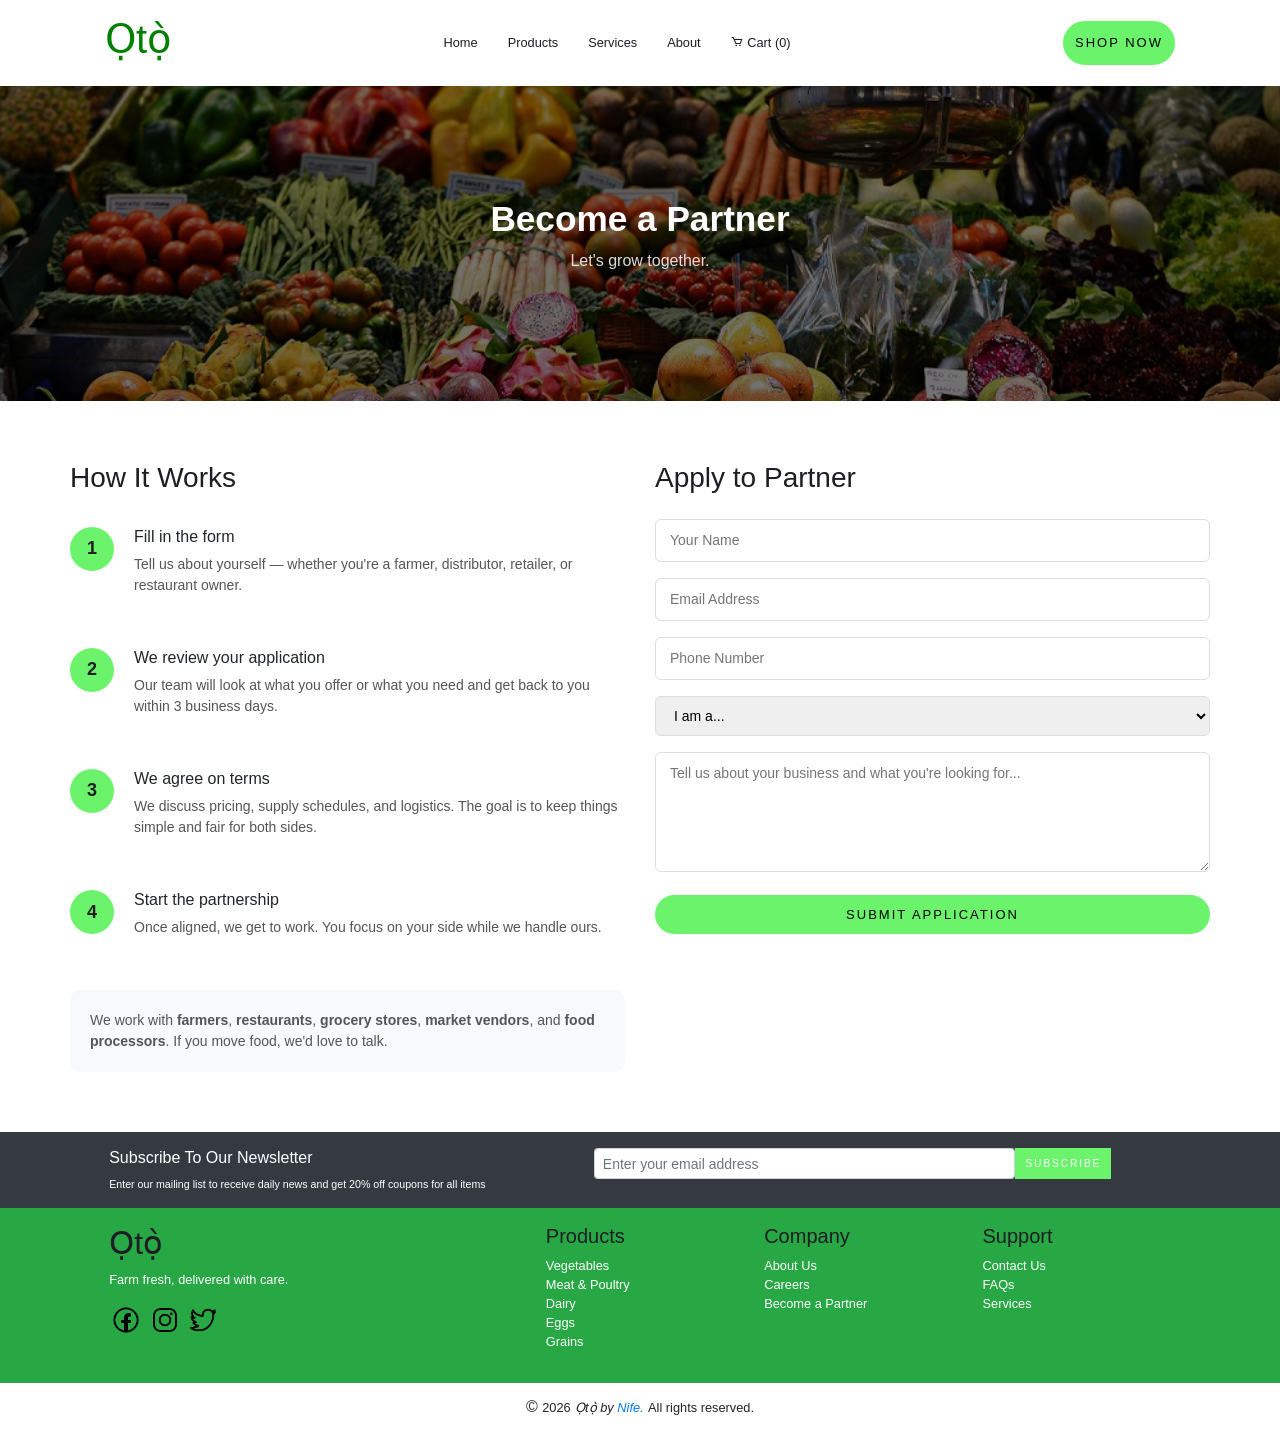
<file: partner.html>
<!DOCTYPE html>
<html lang="en">
<head>
    <meta charset="UTF-8">
    <meta http-equiv="X-UA-Compatible" content="IE=edge">
    <meta name="viewport" content="width=device-width, initial-scale=1.0">
    <link href='https://unpkg.com/boxicons@2.1.2/css/boxicons.min.css' rel='stylesheet'>
    <link rel="stylesheet" href="https://use.fontawesome.com/releases/v5.7.1/css/all.css">
    <link rel="stylesheet" href="css/bootstrap.min.css">
    <link rel="stylesheet" href="style.css">
    <link rel="icon" href="img/leaf icon.jpeg">
    <title>Become a Partner — Ọtọ̀ by Nife</title>
</head>
<body>
    <div class="container">
        <div class="header">
        <nav>
            <h1><a href="index.html">Ọtọ̀</a></h1>
            <button class="nav-toggle" id="navToggle">&#9776;</button>
            <small><ul id="navMenu">
                <li><a href="index.html">Home</a></li>
                <li><a href="products.html">Products</a></li>
                <li><a href="services.html">Services</a></li>
                <li><a href="about.html">About</a></li>
                <li><a href="#" data-toggle="modal" data-target="#cartModal">
                    <i class='bx bx-cart'></i> Cart (<span class="cart-count">0</span>)
                </a></li>
            </ul></small>
            <span class="nav-cta"><a href="products.html" class="button">Shop Now</a></span>
        </nav>
    </div>
    </div>
    

    <!-- Page Hero -->
    <div class="page-hero">
        <div>
            <h2>Become a Partner</h2>
            <p>Let's grow together.</p>
        </div>
    </div>

    <div class="container page-section">
        <div class="row">

            <!-- Left: How it works -->
            <div class="col-md-6 mb-5 mb-md-0">
                <h3 style="margin-bottom: 32px;">How It Works</h3>

                <div class="partner-step">
                    <div class="step-num">1</div>
                    <div>
                        <h6>Fill in the form</h6>
                        <p style="color:#555; font-size:14px;">Tell us about yourself — whether you're a farmer, distributor, retailer, or restaurant owner.</p>
                    </div>
                </div>

                <div class="partner-step">
                    <div class="step-num">2</div>
                    <div>
                        <h6>We review your application</h6>
                        <p style="color:#555; font-size:14px;">Our team will look at what you offer or what you need and get back to you within 3 business days.</p>
                    </div>
                </div>

                <div class="partner-step">
                    <div class="step-num">3</div>
                    <div>
                        <h6>We agree on terms</h6>
                        <p style="color:#555; font-size:14px;">We discuss pricing, supply schedules, and logistics. The goal is to keep things simple and fair for both sides.</p>
                    </div>
                </div>

                <div class="partner-step">
                    <div class="step-num">4</div>
                    <div>
                        <h6>Start the partnership</h6>
                        <p style="color:#555; font-size:14px;">Once aligned, we get to work. You focus on your side while we handle ours.</p>
                    </div>
                </div>

                <div style="background:#f8f9fa; border-radius:10px; padding:20px; margin-top:20px;">
                    <p style="color:#555; font-size:14px; margin:0;">We work with <strong>farmers</strong>, <strong>restaurants</strong>, <strong>grocery stores</strong>, <strong>market vendors</strong>, and <strong>food processors</strong>. If you move food, we'd love to talk.</p>
                </div>
            </div>

            <!-- Right: Form -->
            <div class="col-md-6">
                <h3 style="margin-bottom: 24px;">Apply to Partner</h3>
                <div class="partner-form">
                    <input type="text" placeholder="Your Name">
                    <input type="email" placeholder="Email Address">
                    <input type="tel" placeholder="Phone Number">
                    <select>
                        <option value="" disabled selected>I am a...</option>
                        <option>Farmer / Grower</option>
                        <option>Restaurant / Food Business</option>
                        <option>Distributor / Wholesaler</option>
                        <option>Retailer / Market Vendor</option>
                        <option>Other</option>
                    </select>
                    <textarea placeholder="Tell us about your business and what you're looking for..."></textarea>
                    <button class="button" style="border:none; cursor:pointer; width:100%;">Submit Application</button>
                </div>
            </div>

        </div>
    </div>

    <!-- Newsletter -->
    <div class="container-flex bg-dark">
        <div class="footer">
            <div class="row justify-content-center">
                <div class="col-4 footer-content mt-3 ml-5 d-block">
                    <small><h6><span>Subscribe To Our Newsletter</span></h6></small>
                    <small><p class="footer">Enter our mailing list to receive daily news and get 20% off coupons for all items</p></small>
                </div>
                <div class="col-4 mt-3 ml-5 pr-0 d-flex footer-form">
                    <input class="form-control form-control-sm" type="email" placeholder="Enter your email address">
                </div>
                <div class="col-2 mt-3 ml-0 pl-0">
                    <a href="#" class="butt">Subscribe</a>
                </div>
            </div>
        </div>
    </div>

    <div class="container-flex bg-success">
        <div class="final-footer">
            <div class="row justify-content-center">
                <div class="col-4 my-3">
                    <h2><a href="index.html">Ọtọ̀</a></h2>
                    <small><p>Farm fresh, delivered with care.</p></small>
                    <div class="socials"><ul>
                        <li><a href="#"><img src="img/icons8-facebook-48.png" alt=""></a></li>
                        <li><a href="#"><img src="img/icons8-instagram-48.png" alt=""></a></li>
                        <li><a href="#"><img src="img/icons8-twitter-48.png" alt=""></a></li>
                    </ul></div>
                </div>
                <div class="futter col-2 my-3">
                    <h5>Products</h5>
                    <small><ul>
                        <li><a href="products.html#vegetables">Vegetables</a></li>
                        <li><a href="products.html#meat-poultry">Meat & Poultry</a></li>
                        <li><a href="products.html#dairy">Dairy</a></li>
                        <li><a href="products.html#eggs">Eggs</a></li>
                        <li><a href="products.html#grains">Grains</a></li>
                    </ul></small>
                </div>
                <div class="futter col-2 my-3">
                    <h5>Company</h5>
                    <small><ul>
                        <li><a href="about.html">About Us</a></li>
                        <li><a href="careers.html">Careers</a></li>
                        <li><a href="partner.html">Become a Partner</a></li>
                    </ul></small>
                </div>
                <div class="futter col-2 my-3">
                    <h5>Support</h5>
                    <small><ul>
                        <li><a href="contact.html">Contact Us</a></li>
                        <li><a href="contact.html#faq">FAQs</a></li>
                        <li><a href="services.html">Services</a></li>
                    </ul></small>
                </div>
            </div>
        </div>
    </div>
    <p class="copyright">&copy; <small>2026</small> <small><i>Ọtọ̀ by <a href="https://olubunmi.vercel.app/">Nife.</a></i></small> <small>All rights reserved.</small></p>

    <script>
        document.getElementById('navToggle').addEventListener('click', () => {
            document.getElementById('navMenu').classList.toggle('open');
        });
    </script>
    <script src="main.js"></script>
    <script src="js/jquery.min.js"></script>
    <script src="js/bootstrap.bundle.min.js"></script>
</body>
</html>
</file>
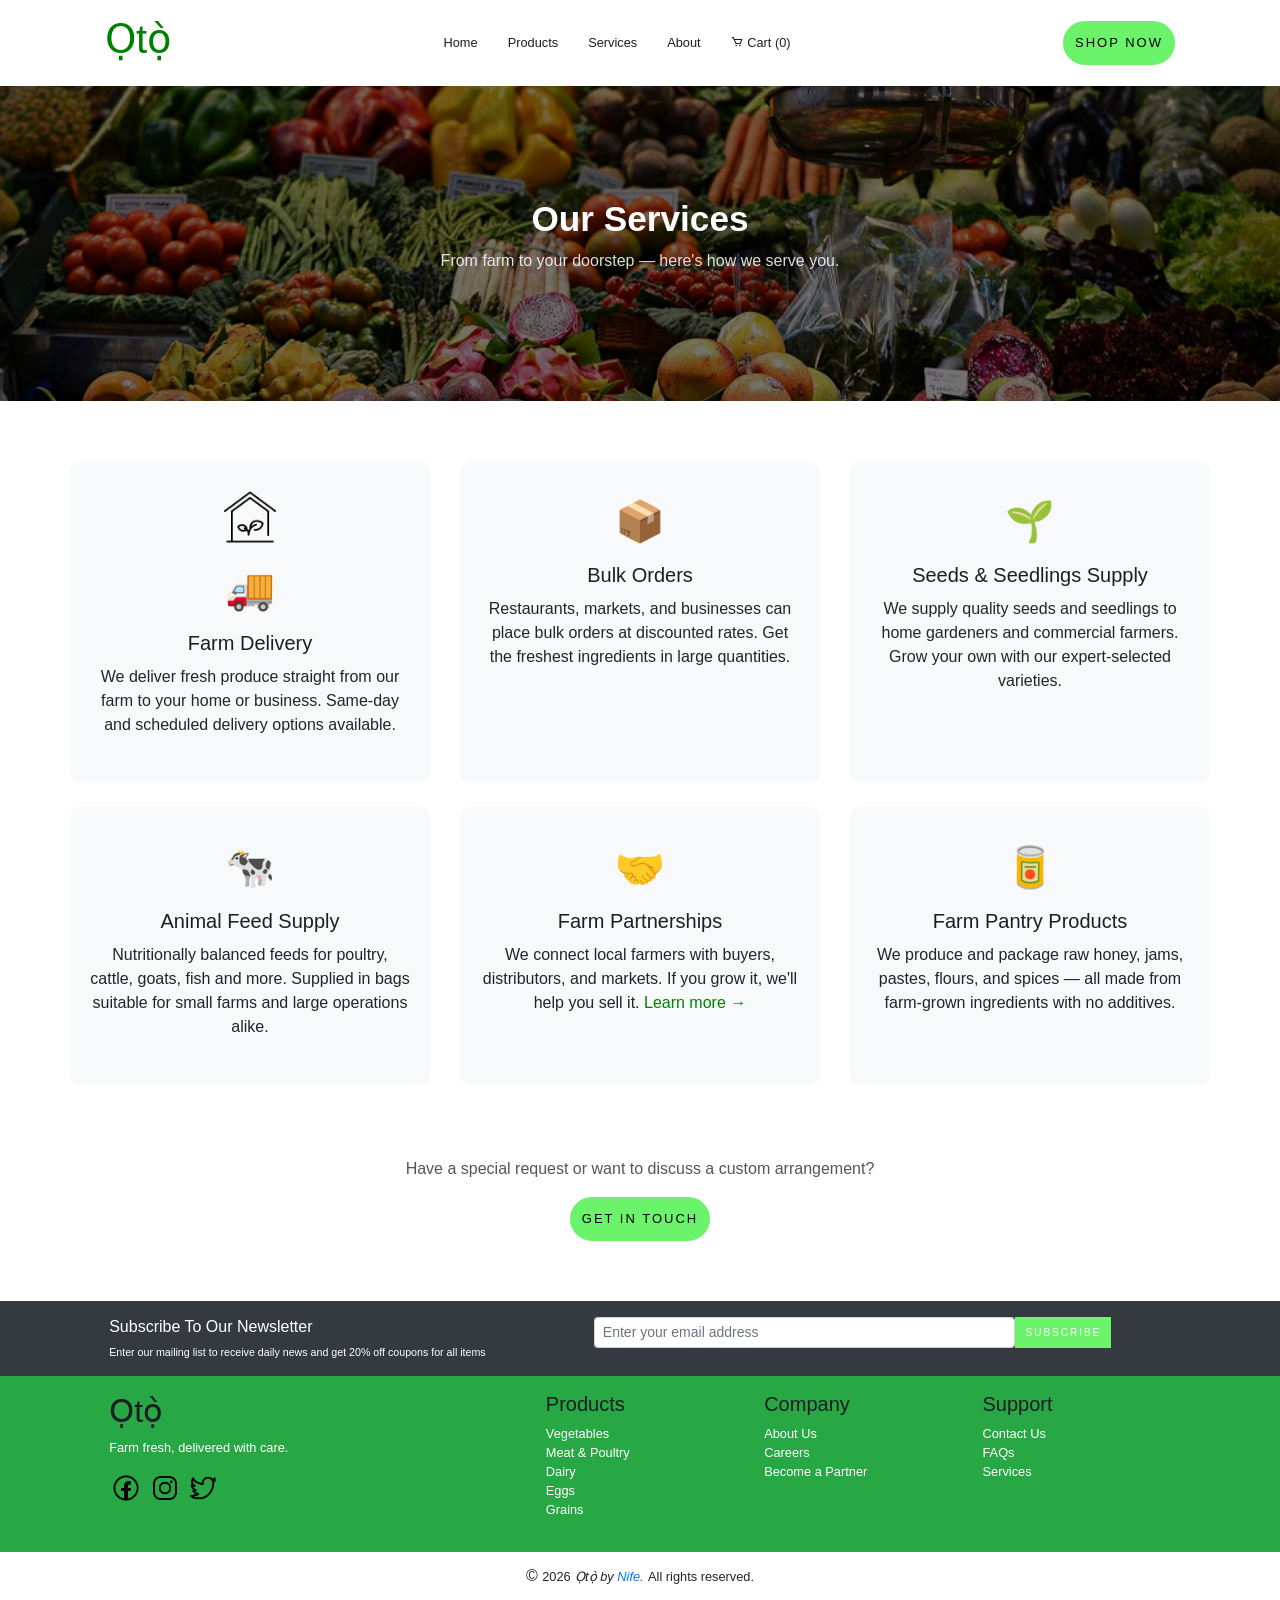
<file: services.html>
<!DOCTYPE html>
<html lang="en">
<head>
    <meta charset="UTF-8">
    <meta http-equiv="X-UA-Compatible" content="IE=edge">
    <meta name="viewport" content="width=device-width, initial-scale=1.0">
    <link href='https://unpkg.com/boxicons@2.1.2/css/boxicons.min.css' rel='stylesheet'>
    <link rel="stylesheet" href="https://use.fontawesome.com/releases/v5.7.1/css/all.css">
    <link rel="stylesheet" href="css/bootstrap.min.css">
    <link rel="stylesheet" href="style.css">
    <link rel="icon" href="img/leaf icon.jpeg">
    <title>Services — Ọtọ̀ by Nife</title>
</head>
<body>
    <div class="container">
        <div class="header">
        <nav>
            <h1><a href="index.html">Ọtọ̀</a></h1>
            <button class="nav-toggle" id="navToggle">&#9776;</button>
            <small><ul id="navMenu">
                <li><a href="index.html">Home</a></li>
                <li><a href="products.html">Products</a></li>
                <li><a href="services.html">Services</a></li>
                <li><a href="about.html">About</a></li>
                <li><a href="#" data-toggle="modal" data-target="#cartModal">
                    <i class='bx bx-cart'></i> Cart (<span class="cart-count">0</span>)
                </a></li>
            </ul></small>
            <span class="nav-cta"><a href="products.html" class="button">Shop Now</a></span>
        </nav>
    </div>
    </div>
    

    <!-- Page Hero -->
    <div class="page-hero">
        <div>
            <h2>Our Services</h2>
            <p>From farm to your doorstep — here's how we serve you.</p>
        </div>
    </div>

    <!-- Services Grid -->
    <div class="container page-section">
        <div class="row row-cols-1 row-cols-md-3 g-4">

            <div class="col mb-4">
                <div class="service-card">
                    <img src="img/icons8-greenhouse-60.png" alt="Greenhouse" onerror="this.style.display='none'">
                    <div style="font-size:40px; margin-bottom:12px;">🚚</div>
                    <h5>Farm Delivery</h5>
                    <p>We deliver fresh produce straight from our farm to your home or business. Same-day and scheduled delivery options available.</p>
                </div>
            </div>

            <div class="col mb-4">
                <div class="service-card">
                    <div style="font-size:40px; margin-bottom:12px;">📦</div>
                    <h5>Bulk Orders</h5>
                    <p>Restaurants, markets, and businesses can place bulk orders at discounted rates. Get the freshest ingredients in large quantities.</p>
                </div>
            </div>

            <div class="col mb-4">
                <div class="service-card">
                    <div style="font-size:40px; margin-bottom:12px;">🌱</div>
                    <h5>Seeds & Seedlings Supply</h5>
                    <p>We supply quality seeds and seedlings to home gardeners and commercial farmers. Grow your own with our expert-selected varieties.</p>
                </div>
            </div>

            <div class="col mb-4">
                <div class="service-card">
                    <div style="font-size:40px; margin-bottom:12px;">🐄</div>
                    <h5>Animal Feed Supply</h5>
                    <p>Nutritionally balanced feeds for poultry, cattle, goats, fish and more. Supplied in bags suitable for small farms and large operations alike.</p>
                </div>
            </div>

            <div class="col mb-4">
                <div class="service-card">
                    <div style="font-size:40px; margin-bottom:12px;">🤝</div>
                    <h5>Farm Partnerships</h5>
                    <p>We connect local farmers with buyers, distributors, and markets. If you grow it, we'll help you sell it. <a href="partner.html" style="color:green;">Learn more →</a></p>
                </div>
            </div>

            <div class="col mb-4">
                <div class="service-card">
                    <div style="font-size:40px; margin-bottom:12px;">🥫</div>
                    <h5>Farm Pantry Products</h5>
                    <p>We produce and package raw honey, jams, pastes, flours, and spices — all made from farm-grown ingredients with no additives.</p>
                </div>
            </div>

        </div>

        <!-- CTA -->
        <div class="text-center mt-5">
            <p style="color:#555; margin-bottom: 16px;">Have a special request or want to discuss a custom arrangement?</p>
            <a href="contact.html" class="button">Get in Touch</a>
        </div>
    </div>

    <!-- Newsletter -->
    <div class="container-flex bg-dark">
        <div class="footer">
            <div class="row justify-content-center">
                <div class="col-4 footer-content mt-3 ml-5 d-block">
                    <small><h6><span>Subscribe To Our Newsletter</span></h6></small>
                    <small><p class="footer">Enter our mailing list to receive daily news and get 20% off coupons for all items</p></small>
                </div>
                <div class="col-4 mt-3 ml-5 pr-0 d-flex footer-form">
                    <input class="form-control form-control-sm" type="email" placeholder="Enter your email address">
                </div>
                <div class="col-2 mt-3 ml-0 pl-0">
                    <a href="#" class="butt">Subscribe</a>
                </div>
            </div>
        </div>
    </div>

    <div class="container-flex bg-success">
        <div class="final-footer">
            <div class="row justify-content-center">
                <div class="col-4 my-3">
                    <h2><a href="index.html">Ọtọ̀</a></h2>
                    <small><p>Farm fresh, delivered with care.</p></small>
                    <div class="socials"><ul>
                        <li><a href="#"><img src="img/icons8-facebook-48.png" alt=""></a></li>
                        <li><a href="#"><img src="img/icons8-instagram-48.png" alt=""></a></li>
                        <li><a href="#"><img src="img/icons8-twitter-48.png" alt=""></a></li>
                    </ul></div>
                </div>
                <div class="futter col-2 my-3">
                    <h5>Products</h5>
                    <small><ul>
                        <li><a href="products.html#vegetables">Vegetables</a></li>
                        <li><a href="products.html#meat-poultry">Meat & Poultry</a></li>
                        <li><a href="products.html#dairy">Dairy</a></li>
                        <li><a href="products.html#eggs">Eggs</a></li>
                        <li><a href="products.html#grains">Grains</a></li>
                    </ul></small>
                </div>
                <div class="futter col-2 my-3">
                    <h5>Company</h5>
                    <small><ul>
                        <li><a href="about.html">About Us</a></li>
                        <li><a href="careers.html">Careers</a></li>
                        <li><a href="partner.html">Become a Partner</a></li>
                    </ul></small>
                </div>
                <div class="futter col-2 my-3">
                    <h5>Support</h5>
                    <small><ul>
                        <li><a href="contact.html">Contact Us</a></li>
                        <li><a href="contact.html#faq">FAQs</a></li>
                        <li><a href="services.html">Services</a></li>
                    </ul></small>
                </div>
            </div>
        </div>
    </div>
    <p class="copyright">&copy; <small>2026</small> <small><i>Ọtọ̀ by <a href="https://olubunmi.vercel.app/">Nife.</a></i></small> <small>All rights reserved.</small></p>

    <script>
        document.getElementById('navToggle').addEventListener('click', () => {
            document.getElementById('navMenu').classList.toggle('open');
        });
    </script>
    <script src="main.js"></script>
    <script src="js/jquery.min.js"></script>
    <script src="js/bootstrap.bundle.min.js"></script>
</body>
</html>
</file>
<file: style.css>
* {
	margin: 0px;
	padding: 0px;
	box-sizing: border-box;
}

body, html {
	font-family: 'Open Sans', Arial, Helvetica, sans-serif;
}

a {
	text-decoration: none;
}

h2 span {
	color: white;
}

/* ── NAV ── */
nav {
	display: flex;
	align-items: center;
	justify-content: space-between;
	padding: 15px 20px;
	flex-wrap: wrap;
	gap: 10px;
}

nav h1 a {
	text-decoration: none;
	color: green;
}

nav h1 a:hover {
	color: #1d1d24;
	text-decoration: none;
}

nav ul {
	display: flex;
	flex-wrap: wrap;
	margin: 0;
	padding: 0;
}

nav ul li {
	list-style: none;
	display: inline-block;
	padding: 10px 15px;
}

nav ul li a {
	color: #1d1d24;
	position: relative;
	padding: 5px 0;
	text-decoration: none;
}

nav ul li a:hover {
	color: green;
	text-decoration: none;
}

nav ul li a::after {
	content: "";
	position: absolute;
	left: 0;
	width: 0;
	height: 2px;
	background: green;
	transition: 0.3s;
	bottom: 0;
}

nav ul li a:hover::after {
	width: 100%;
}

/* Hamburger — hidden on desktop */
.nav-toggle {
	display: none;
	background: none;
	border: none;
	font-size: 24px;
	cursor: pointer;
	color: #1d1d24;
}

/* ── BUTTONS ── */
.button {
	color: black;
	font-size: 13px;
	text-decoration: none;
	text-transform: uppercase;
	letter-spacing: 2px;
	padding: 10px 10px;
	border-radius: 500px;
	display: inline-block;
	font-weight: 500;
	transition: all 0.4s ease-in-out;
	background: rgb(107, 243, 107);
	border: 2px solid rgb(107, 243, 107);
}

.button:hover {
	background: transparent;
	border-color: rgb(107, 243, 107);
	color: rgb(107, 243, 107);
	text-decoration: none;
}

.btn {
	color: black;
	font-size: 10px;
	text-decoration: none;
	text-transform: uppercase;
	letter-spacing: 2px;
	padding: 10px 10px;
	border-radius: 500px;
	display: inline-block;
	font-weight: 500;
	transition: all 0.4s ease-in-out;
	background: white;
	border: 2px solid rgb(107, 243, 107);
}

.btn:hover {
	background: rgb(107, 243, 107);
	border-color: rgb(107, 243, 107);
	color: white;
}

a.butt {
	color: white;
	font-size: 10px;
	text-decoration: none;
	text-transform: uppercase;
	letter-spacing: 2px;
	padding: 8px 10px;
	border-radius: inherit;
	display: inline-block;
	font-weight: 500;
	transition: all 0.4s ease-in-out;
	background: rgb(107, 243, 107);
	border: 0px solid rgb(107, 243, 107);
}

a.butt:hover {
	background: white;
	border-color: rgb(107, 243, 107);
	color: black;
}

.button-1 {
	color: black;
	font-size: 13px;
	text-decoration: none;
	text-transform: uppercase;
	letter-spacing: 2px;
	padding: 5px 5px;
	border-radius: 100px;
	display: inline-block;
	font-weight: 500;
	transition: all 0.4s ease-in-out;
	background: rgb(107, 243, 107);
	border: 2px solid rgb(107, 243, 107);
}

.button-1:hover {
	background: transparent;
	border-color: rgb(107, 243, 107);
	color: black;
}

/* ── HERO ── */
.hero-image {
	background-image: linear-gradient(rgba(0,0,0,0.5), rgba(0,0,0,0.5)), url("img/header22.jpg");
	height: 70vh;
	width: 100%;
	background-position: center;
	background-repeat: no-repeat;
	background-size: cover;
	position: relative;
}

.hero-text {
	text-align: left;
	position: absolute;
	top: 50%;
	transform: translateY(-50%);
	left: 10%;
	right: 10%;
	color: white;
}

.hero-text p {
	max-width: 500px;
	margin-bottom: 20px;
}

/* Page hero (non-homepage) */
.page-hero {
	background: linear-gradient(rgba(0,0,0,0.55), rgba(0,0,0,0.55)), url("img/header22.jpg") center/cover no-repeat;
	height: 35vh;
	display: flex;
	align-items: center;
	justify-content: center;
	text-align: center;
	color: white;
}

.page-hero h2 {
	font-size: 2.2rem;
	font-weight: 700;
}

.page-hero p {
	font-size: 1rem;
	opacity: 0.85;
}

/* ── MISC HOMEPAGE ── */
.custom___link {
	color: #000;
	font-size: small;
}

.custom___link:hover {
	color: green !important;
	text-decoration: none;
}

.greenhouse {
	position: absolute;
	left: 400px;
	top: 430px;
}

.cattle {
	padding-top: 10px;
}

a.img-text-1 {
	position: absolute;
	bottom: 75px;
	left: 50px;
	color: white;
	text-decoration: none;
}

a.img-text-1:hover { color: green; }

a.img-text {
	position: absolute;
	top: 330px;
	right: 45px;
	color: white;
	text-decoration: none;
}

a.img-text:hover { color: green; }

/* ── FOOTER ── */
.footer-form { border-radius: 2px; }
.footer-content { margin-left: 25px; }

h6 span { color: #fff; }

p.footer {
	font-size: smaller;
	color: white !important;
}

.futter ul li { list-style: none; color: #fff; }
.futter ul li a { color: white; }
.futter ul li a:hover { text-decoration: none; color: #1d1d24; }

.final-footer h5 { color: #1d1d24; }
.final-footer h2 a { text-decoration: none; color: #1d1d24; }
.final-footer h2 a:hover { text-decoration: none; color: white; }
.final-footer p { color: #fff; }

.copyright { text-align: center; padding: 12px 0; }

/* ── SOCIALS ── */
.socials ul li {
	list-style: none;
	display: inline-block;
	padding: 0 2px;
}

.socials img {
	width: 30px;
	display: block;
	transition: transform 0.2s ease;
}

.socials ul li:hover img { transform: scale(1.35); }

/* ── PRODUCTS PAGE ── */
.sidebar {
	position: relative !important;
	top: 0 !important;
	left: 0 !important;
	width: 100% !important;
	height: auto !important;
	background: #f8f9fa;
	border-radius: 5px;
	margin-bottom: 20px;
	padding: 16px;
}

.sidebar ul li { list-style: none; }
.sidebar ul li a { text-decoration: none; color: #000; }
.sidebar ul li a.active { color: green; font-weight: bold; }

.main-content {
	min-height: 600px;
	margin-bottom: 50px;
}

.category-section { margin-bottom: 50px; }

.category-section h3 {
	border-bottom: 2px solid rgb(107, 243, 107);
	padding-bottom: 8px;
	margin-bottom: 20px;
	color: #1d1d24;
}

/* ── INNER PAGES ── */
.page-section {
	padding: 60px 0;
}

.page-section h3 {
	color: #1d1d24;
	margin-bottom: 16px;
}

.service-card {
	background: #f8f9fa;
	border-radius: 10px;
	padding: 30px 20px;
	text-align: center;
	height: 100%;
	transition: box-shadow 0.2s;
}

.service-card:hover {
	box-shadow: 0 4px 20px rgba(0,0,0,0.1);
}

.service-card img {
	width: 52px;
	margin-bottom: 16px;
}

.service-card h5 {
	color: #1d1d24;
	margin-bottom: 10px;
}

.careers-box {
	text-align: center;
	padding: 80px 20px;
	max-width: 600px;
	margin: 0 auto;
}

.careers-box .emoji { font-size: 56px; margin-bottom: 20px; }
.careers-box h3 { margin-bottom: 16px; color: #1d1d24; }
.careers-box p { color: #555; margin-bottom: 24px; }

.partner-step {
	display: flex;
	align-items: flex-start;
	gap: 20px;
	margin-bottom: 36px;
}

.partner-step .step-num {
	background: rgb(107, 243, 107);
	color: #1d1d24;
	font-weight: 700;
	font-size: 18px;
	min-width: 44px;
	height: 44px;
	border-radius: 50%;
	display: flex;
	align-items: center;
	justify-content: center;
	flex-shrink: 0;
}

.contact-form input,
.contact-form textarea,
.partner-form input,
.partner-form textarea,
.partner-form select {
	width: 100%;
	padding: 10px 14px;
	margin-bottom: 16px;
	border: 1px solid #ddd;
	border-radius: 6px;
	font-size: 14px;
	font-family: inherit;
}

.contact-form textarea,
.partner-form textarea {
	resize: vertical;
	min-height: 120px;
}

.contact-info-item {
	display: flex;
	align-items: flex-start;
	gap: 14px;
	margin-bottom: 24px;
}

.contact-info-item i {
	font-size: 20px;
	color: green;
	margin-top: 2px;
}

/* ── RESPONSIVE ── */
@media (max-width: 768px) {

	/* Nav */
	.nav-toggle {
		display: block;
	}

	nav {
		position: relative;
	}

	nav h1 {
		flex: 1;
	}

	.nav-cta {
		display: none;
	}

	nav small ul {
		display: none;
		flex-direction: column;
		width: 100%;
		background: white;
		padding: 10px 0;
	}

	nav small ul.open {
		display: flex;
	}

	nav small ul li {
		display: block;
		padding: 8px 20px;
	}

	/* Hero */
	.hero-image {
		height: 55vh;
	}

	.hero-text {
		left: 6%;
		right: 6%;
	}

	.hero-text p {
		font-size: 14px;
	}

	.page-hero {
		height: 28vh;
	}

	.page-hero h2 {
		font-size: 1.6rem;
	}

	/* Homepage mid section */
	.cattle img {
		width: 100%;
	}

	a.img-text-1, a.img-text {
		position: static;
		display: block;
		color: green;
		margin-top: 8px;
	}

	#greenhouse {
		margin-top: 0;
	}

	/* Footer */
	.footer .row,
	.final-footer .row {
		flex-direction: column;
		align-items: center;
		text-align: center;
	}

	.footer .col-4,
	.footer .col-2,
	.final-footer .col-4,
	.final-footer .col-2 {
		width: 100% !important;
		max-width: 100%;
		margin: 0 0 16px 0 !important;
		padding: 0 20px;
	}

	.footer-form {
		width: 100% !important;
		max-width: 100%;
		margin: 0 !important;
	}

	/* Search bar on products page */
	.search {
		flex-direction: column;
		align-items: center;
	}

	.search .col-4,
	.search .col-2 {
		width: 80% !important;
		max-width: 100%;
		margin: 4px 0 !important;
		padding: 0 !important;
	}

	/* Partner / service steps */
	.partner-step {
		flex-direction: column;
		align-items: center;
		text-align: center;
	}
}

@media (max-width: 480px) {
	.hero-text h2, .hero-text h1 {
		font-size: 1.3rem;
	}

	.hero-text p {
		font-size: 13px;
	}

	.page-hero h2 {
		font-size: 1.3rem;
	}
}

/* .cattle img {
		width: 300%;
	} */

/* #greenhouse img{
	width: 500%;
}
	a.img-text-1, a.img-text {
		position: static;
		display: block;
		color: green;
		margin-top: 8px;
	} */
</file>
